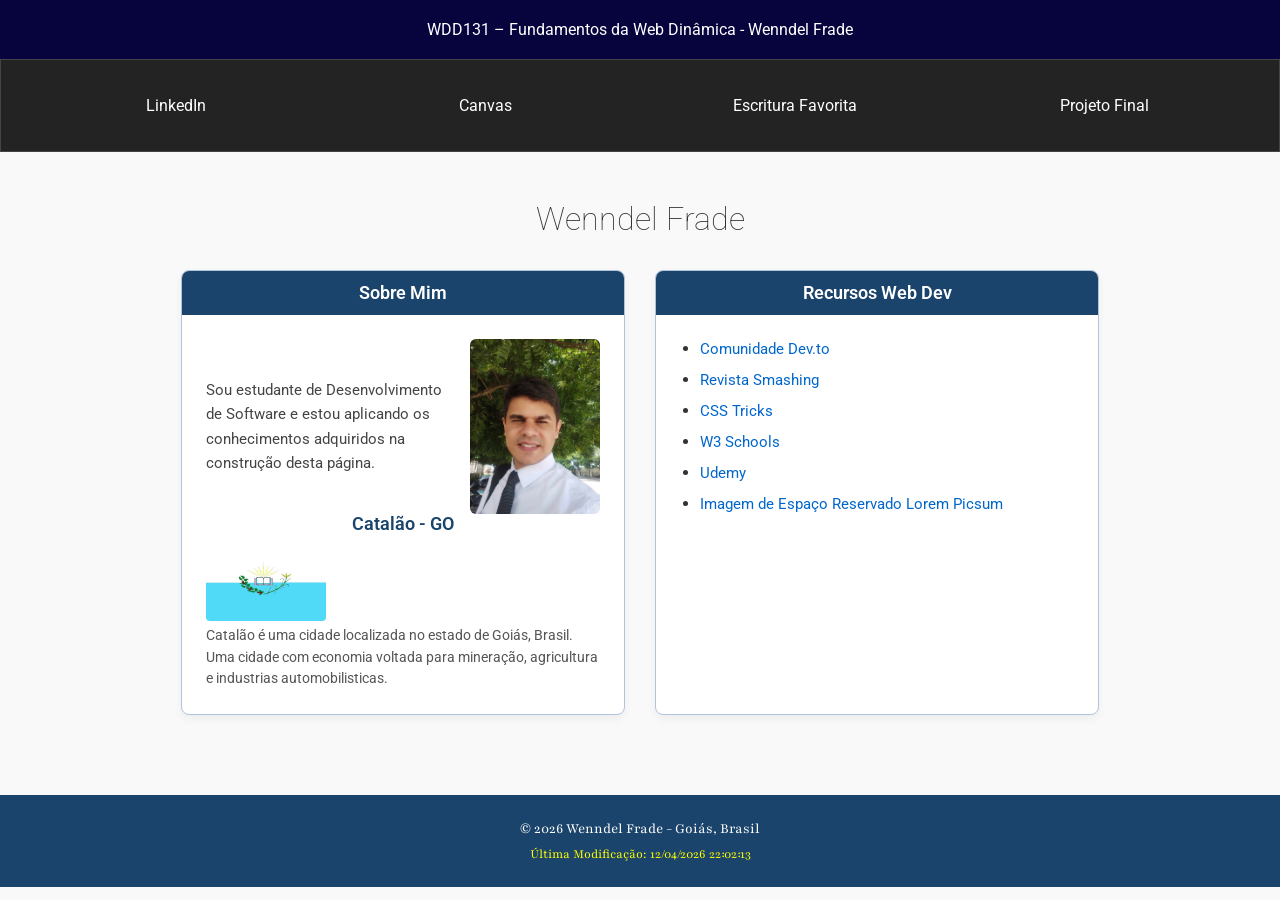
<file: index.html>
<!DOCTYPE html>
<html lang="en">
<head>
    <meta charset="UTF-8">
    <meta name="viewport" content="width=device-width, initial-scale=1.0">
    <title>WDD 131 - Fundamentos da Web Dinâmica - Wenndel Frade</title>
    <meta name="description" content="Wenndel Frade - Estudante da BYU Pathway - Desenvolvimento de Software">
    <meta name="author" content="Wenndel Frade">
    <link rel="preconnect" href="https://fonts.googleapis.com">
    <link rel="preconnect" href="https://fonts.gstatic.com" crossorigin>
    <link href="https://fonts.googleapis.com/css2?family=Playfair:ital,opsz,wght@0,5..1200,300..900;1,5..1200,300..900&family=Roboto:ital,wght@0,100..900;1,100..900&display=swap" rel="stylesheet">
    <link rel="stylesheet" href="estilos/base.css">
    <script src="scripts/obterdatas.js" defer></script>

</head>
<body>
    <header>
        <span id="titulo-curso">WDD131 – Fundamentos da Web Dinâmica - Wenndel Frade</span>
        <nav>
            <ul>
            <li><a href="https://linkedin.com.br" target="_blank">LinkedIn</a></li>
            <li><a href="https://byupw.instructure.com/" target="_blank">Canvas</a></li>
            <li><a href="https://www.churchofjesuschrist.org/study/scriptures/bofm/1-ne/3?lang=por&id=p7#p7" target="_blank">Escritura Favorita</a></li>
            <li><a href="#" target="_blank">Projeto Final</a></li>
            </ul>
        </nav>
    </header>
    <main>
    <h1>Wenndel Frade</h1>
        <div class="cards-container">
            <section class="card"> 
                <div class="card-header">
                    <h2>Sobre Mim</h2>
                </div>
                <div class="card-content">
                    <div class="about-container">
                        <p>Sou estudante de Desenvolvimento de Software e estou aplicando os conhecimentos adquiridos na construção desta página.</p>
                        <img src="imagens/perfil.jpg" alt="Foto de perfil de Wenndel Frade">
                    </div>
                <div class="card-catalao">
                    <div>
                        <h3> Catalão - GO</h3>
                        <img src="imagens/bandeira_catalao.jpg" alt="Bandeira de Catalão - GO">
                        <p>Catalão é uma cidade localizada no estado de Goiás, Brasil. Uma cidade com economia voltada para mineração, agricultura e industrias automobilisticas.</p>
                        
                    </div>
                </div>
                </div>
            </section>

            <section class="card">
                <div class="card-header">
                    <h2>Recursos Web Dev</h2>
                </div>
                <div class="card-content">
                    <ul>
                        <li><a href="https://dev.to" target="_blank">Comunidade Dev.to</a></li>
                        <li><a href="https://www.smashingmagazine.com" target="_blank">Revista Smashing</a></li>
                        <li><a href="https://css-tricks.com" target="_blank">CSS Tricks</a></li>
                        <li><a href="https://www.w3schools.com" target="_blank">W3 Schools</a></li>
                        <li><a href="https://www.udemy.com" target="_blank">Udemy</a></li>
                        <li><a href="https://picsum.photos" target="_blank">Imagem de Espaço Reservado Lorem Picsum</a></li>
                        </ul>
                    </div>
                </section>
            </div>
    </main>
    <footer>
    <p>&copy; <span id="anoatual"></span> Wenndel Frade - Goiás, Brasil</p>
    <p id="ultimaModificacao"></p>
    </footer>
</body>
</html>
</file>
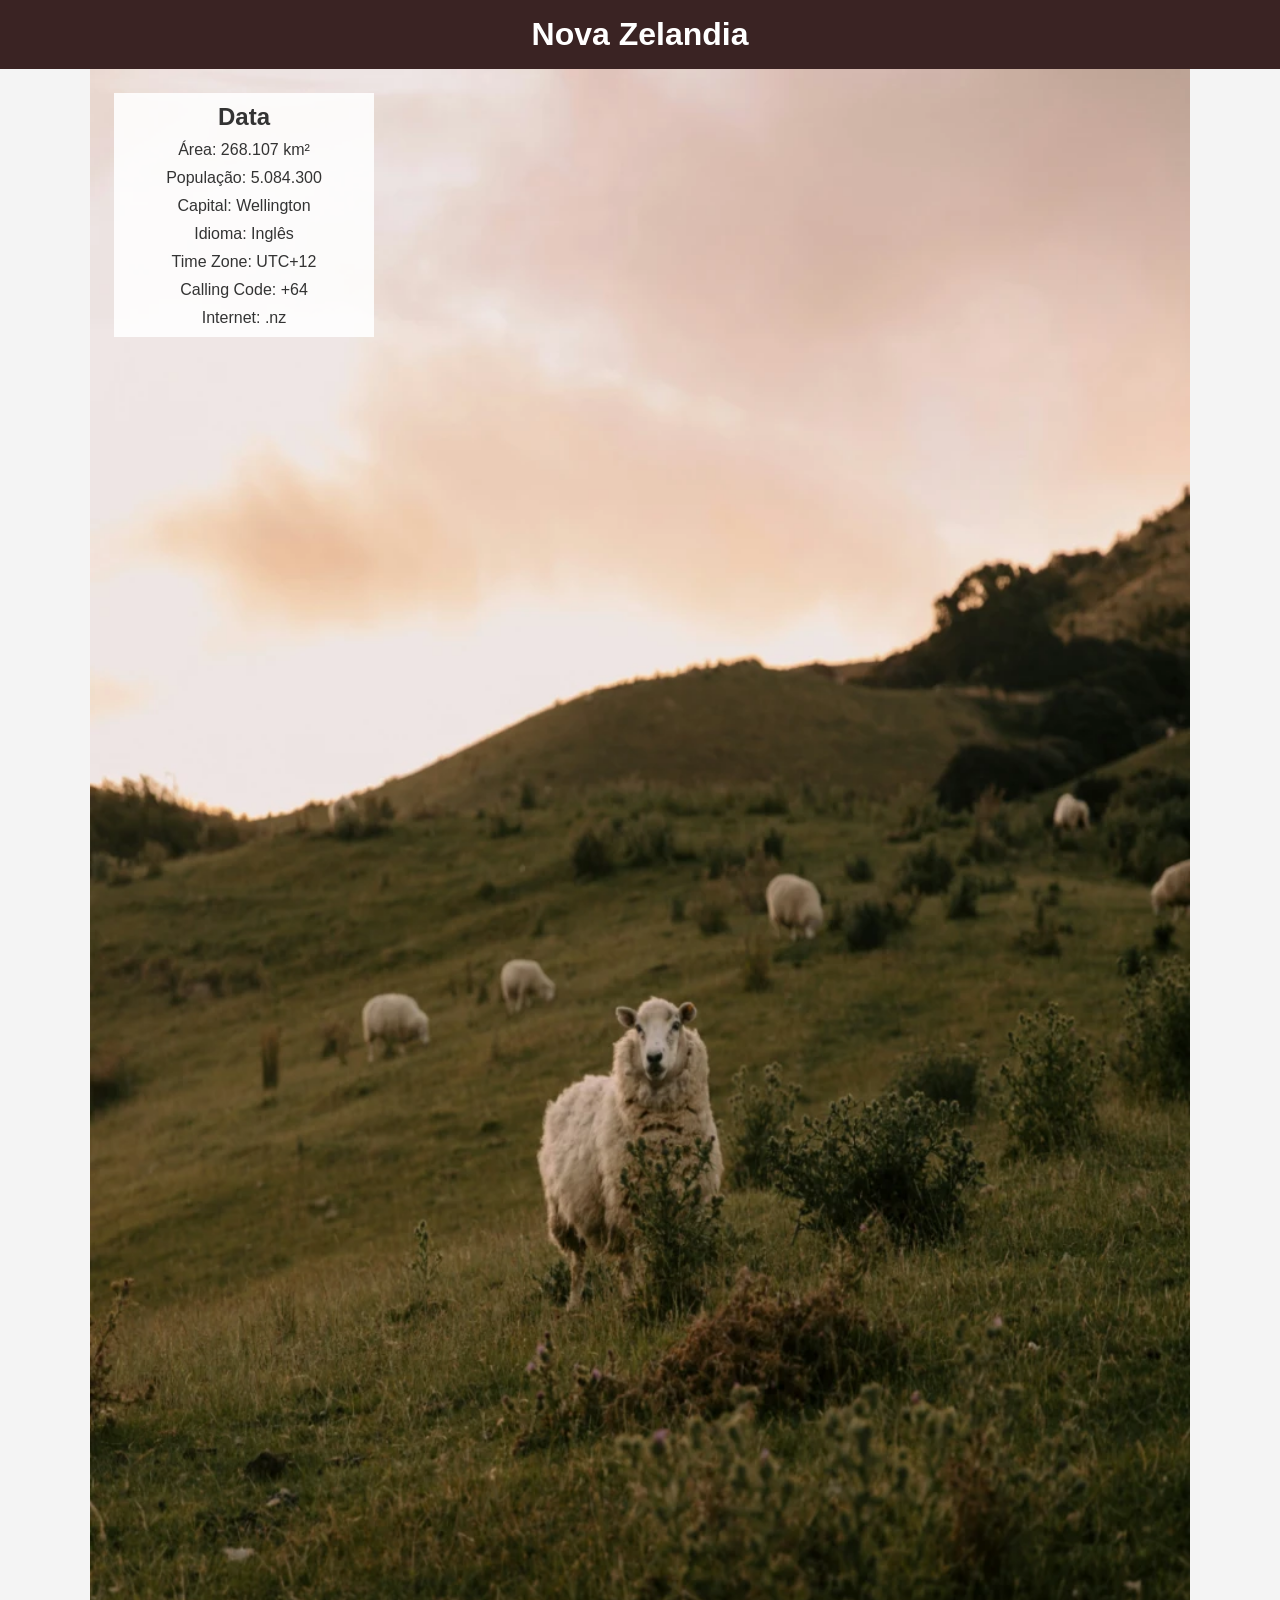
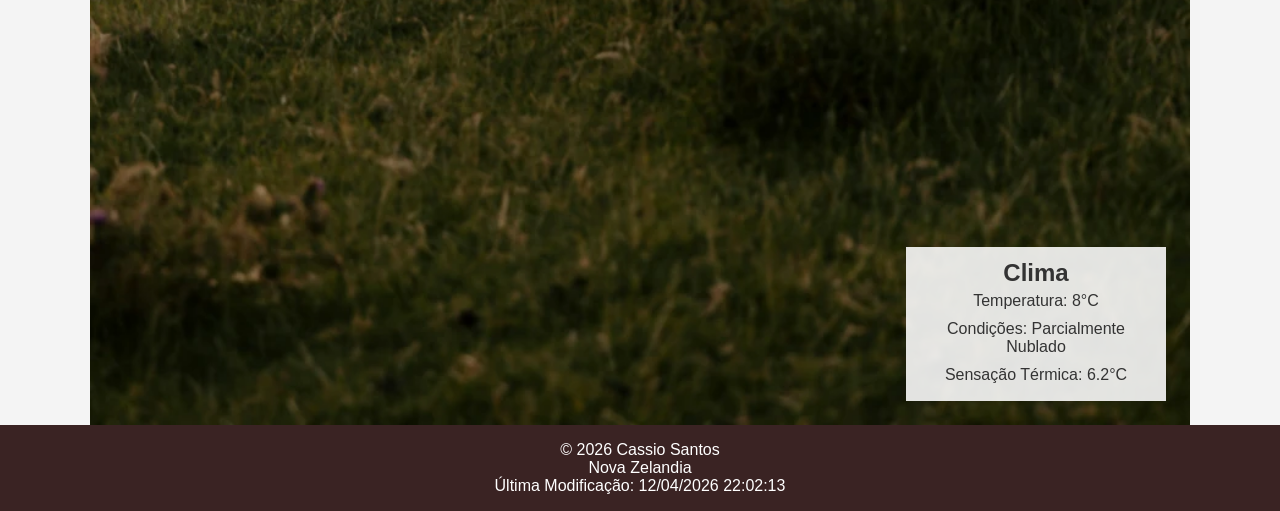
<file: local.html>
<!DOCTYPE html>
<html lang="en">
<head>
    <meta charset='utf-8'>
    <meta name='viewport' content='width=device-width, initial-scale=1'>
    <meta name='description' content='Imagem de uma região em Nova Zelandia em regiões montanhosas'>
    <meta name="author" content="Cassio Santos">
    <title>Nova Zelandia</title>
    <link rel='stylesheet' href='estilos/local.css'>
    <script src="scripts/local.js" defer></script>
</head>


<body>

    <header>
        <h1>Nova Zelandia</h1>

    </header>    
    <main>
    <div class="principal">
    <picture>
      <source srcset="imagens/imagem-grande.webp" media="(min-width: 1500px)">
      <source srcset="imagens/imagem-media.webp" media="(min-width: 1000px)">
      <img src="imagens/imagem-pequena.webp" alt="Imagem principal da Nova Zelandia">
    </picture>
    
    <section class="informacoes">
        <h2>Data</h2>
        <ul>
            <li><span>Área</span> 268.107 km²</li>
            <li><span>População</span> 5.084.300</li>
            <li><span>Capital</span> Wellington</li>
            <li><span>Idioma</span> Inglês</li>
            <li><span>Time Zone</span> UTC+12</li>
            <li><span>Calling Code</span> +64</li>
            <li><span>Internet</span> .nz</li>
        </ul>

    </section>  

    <section class="clima">
        <h2>Clima <span class="icone-clima-desktop" aria-hidden="true"></span></h2>
        <img src="imagens/clima.svg" alt="Ícone de clima parcialmente nublado" class="icone-clima-celular">
        <ul>
            <li><span>Temperatura</span> 8°C</li>
            <li><span>Condições</span> Parcialmente Nublado</li>
            <li><span>Sensação Térmica</span> <span id="sensacao-termica"></span></li>
        </ul>
    </section>
    </div>
    </main>
<footer>
    <p>© <span id="anoatual"></span> Cassio Santos</p>
    <p>Nova Zelandia</p>
    <p id="ultimaModificacao"></p>

</footer>
</body>

</html>
</file>
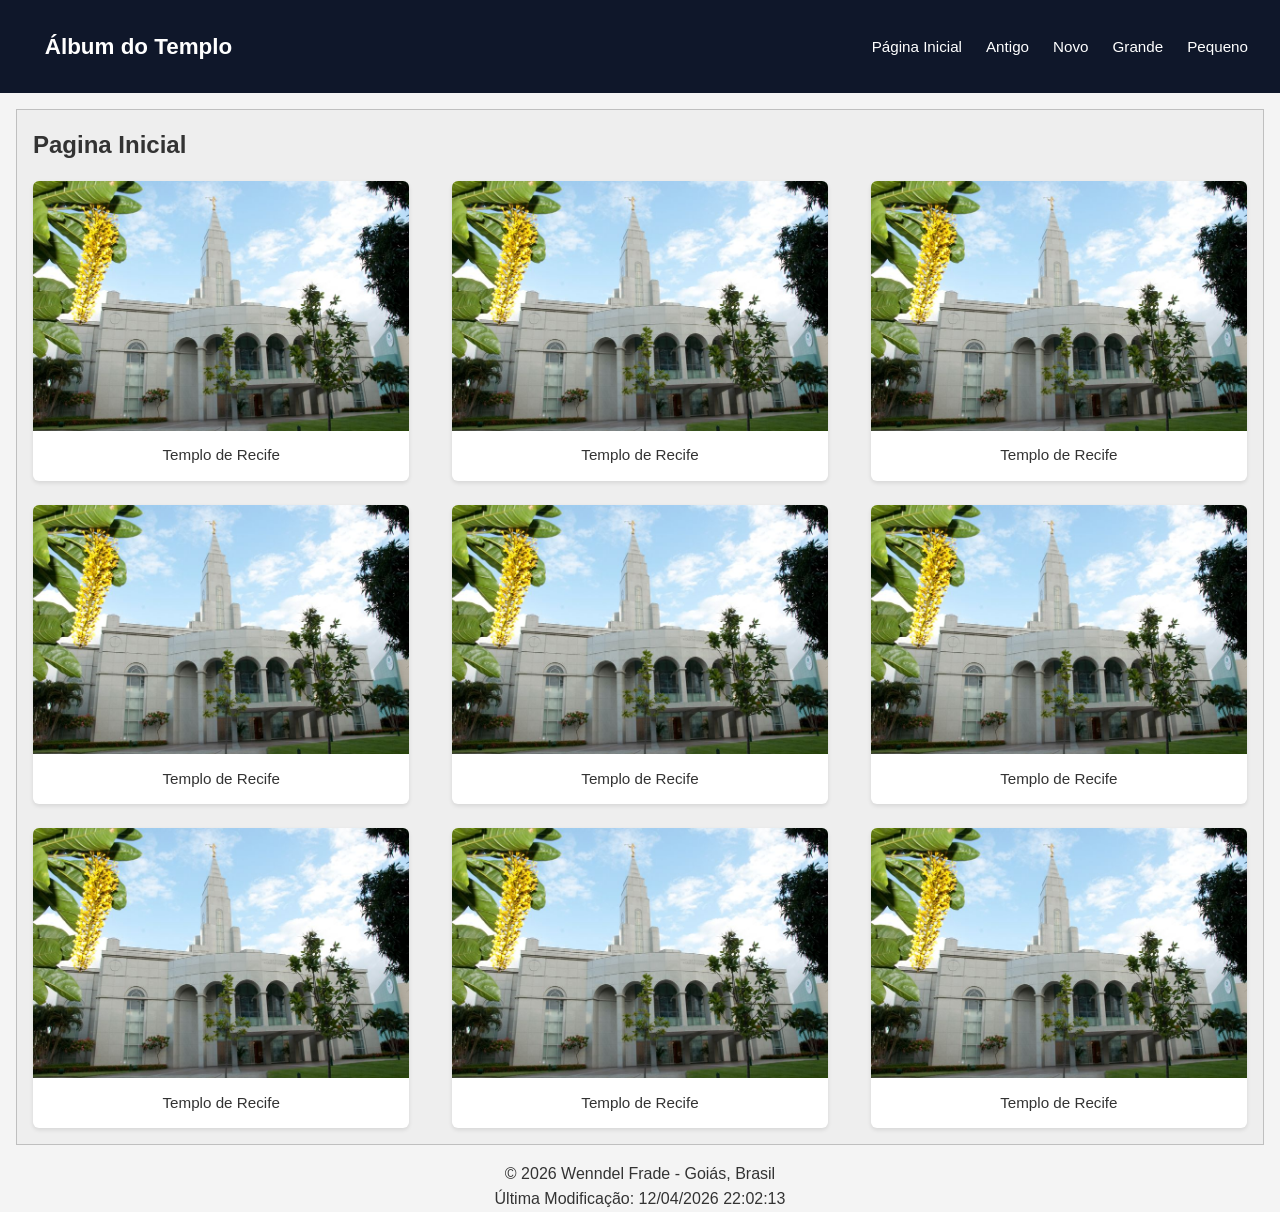
<file: templos.html>
<!DOCTYPE html>
<html lang="en">
<head>
    <meta charset="UTF-8">
    <meta name="viewport" content="width=device-width, initial-scale=1.0">
    <meta name="author" content="Cassio Santos">
    <title>Álbum de Templo no Brasil</title>
    <meta name="description" content="Página com algumas fotos de templos espalhados no Brasil.">
    <link rel="preconnect" href="https://fonts.googleapis.com">
    <link rel="preconnect" href="https://fonts.gstatic.com" crossorigin>
    <link href="https://fonts.googleapis.com/css2?family=Playfair:ital,opsz,wght@0,5..1200,300..900;1,5..1200,300..900&family=Roboto:ital,wght@0,100..900;1,100..900&display=swap" rel="stylesheet">
    <link rel="stylesheet" href="estilos/templos.css">
    <link rel="stylesheet" href="estilos/templos-grandes.css">
    <script src="scripts/templos.js" defer></script>
</head>
<body>
    <header>
        <h1>Álbum do Templo</h1>
        <button id="menu" ></button>
        <nav>
            <ul class="navigation">
            
                <li><a href="index.html">Página Inicial</a></li>
                <li><a href="antigo.html">Antigo</a></li>
                <li><a href="novo.html">Novo</a></li>
                <li><a href="grande.html">Grande</a></li>
                <li><a href="pequeno.html">Pequeno</a></li>
            </ul>
        </nav>
    </header>

    <main>
        <h2>Pagina Inicial</h2>
    
        <div class="gallery">
        <figure>
            <img src="imagens/recife_brazil_temple_lds.jpeg" alt="Templo de Recife, Brasil">
            <figcaption>Templo de Recife</figcaption>
        </figure>

        <figure>
            <img src="imagens/recife_brazil_temple_lds.jpeg" alt="Templo de Recife, Brasil">
            <figcaption>Templo de Recife</figcaption>
        </figure>

        <figure>
            <img src="imagens/recife_brazil_temple_lds.jpeg" alt="Templo de Recife, Brasil">
            <figcaption>Templo de Recife</figcaption>
        </figure>

        <figure>
            <img src="imagens/recife_brazil_temple_lds.jpeg" alt="Templo de Recife, Brasil">
            <figcaption>Templo de Recife</figcaption>
        </figure>

        <figure>
            <img src="imagens/recife_brazil_temple_lds.jpeg" alt="Templo de Recife, Brasil">
            <figcaption>Templo de Recife</figcaption>
        </figure>

        <figure>
            <img src="imagens/recife_brazil_temple_lds.jpeg" alt="Templo de Recife, Brasil">
            <figcaption>Templo de Recife</figcaption>
        </figure>

        <figure>
            <img src="imagens/recife_brazil_temple_lds.jpeg" alt="Templo de Recife, Brasil">
            <figcaption>Templo de Recife</figcaption>
        </figure>

        <figure>
            <img src="imagens/recife_brazil_temple_lds.jpeg" alt="Templo de Recife, Brasil">
            <figcaption>Templo de Recife</figcaption>
        </figure>

        <figure>
            <img src="imagens/recife_brazil_temple_lds.jpeg" alt="Templo de Recife, Brasil">
            <figcaption>Templo de Recife</figcaption>
        </figure>
        </div>
    </main>

    <footer>
        <p>&copy; <span id="anoatual"></span> Wenndel Frade - Goiás, Brasil</p>
        <p id="ultimaModificacao"></p>
    </footer>
</body>
</html>
</file>
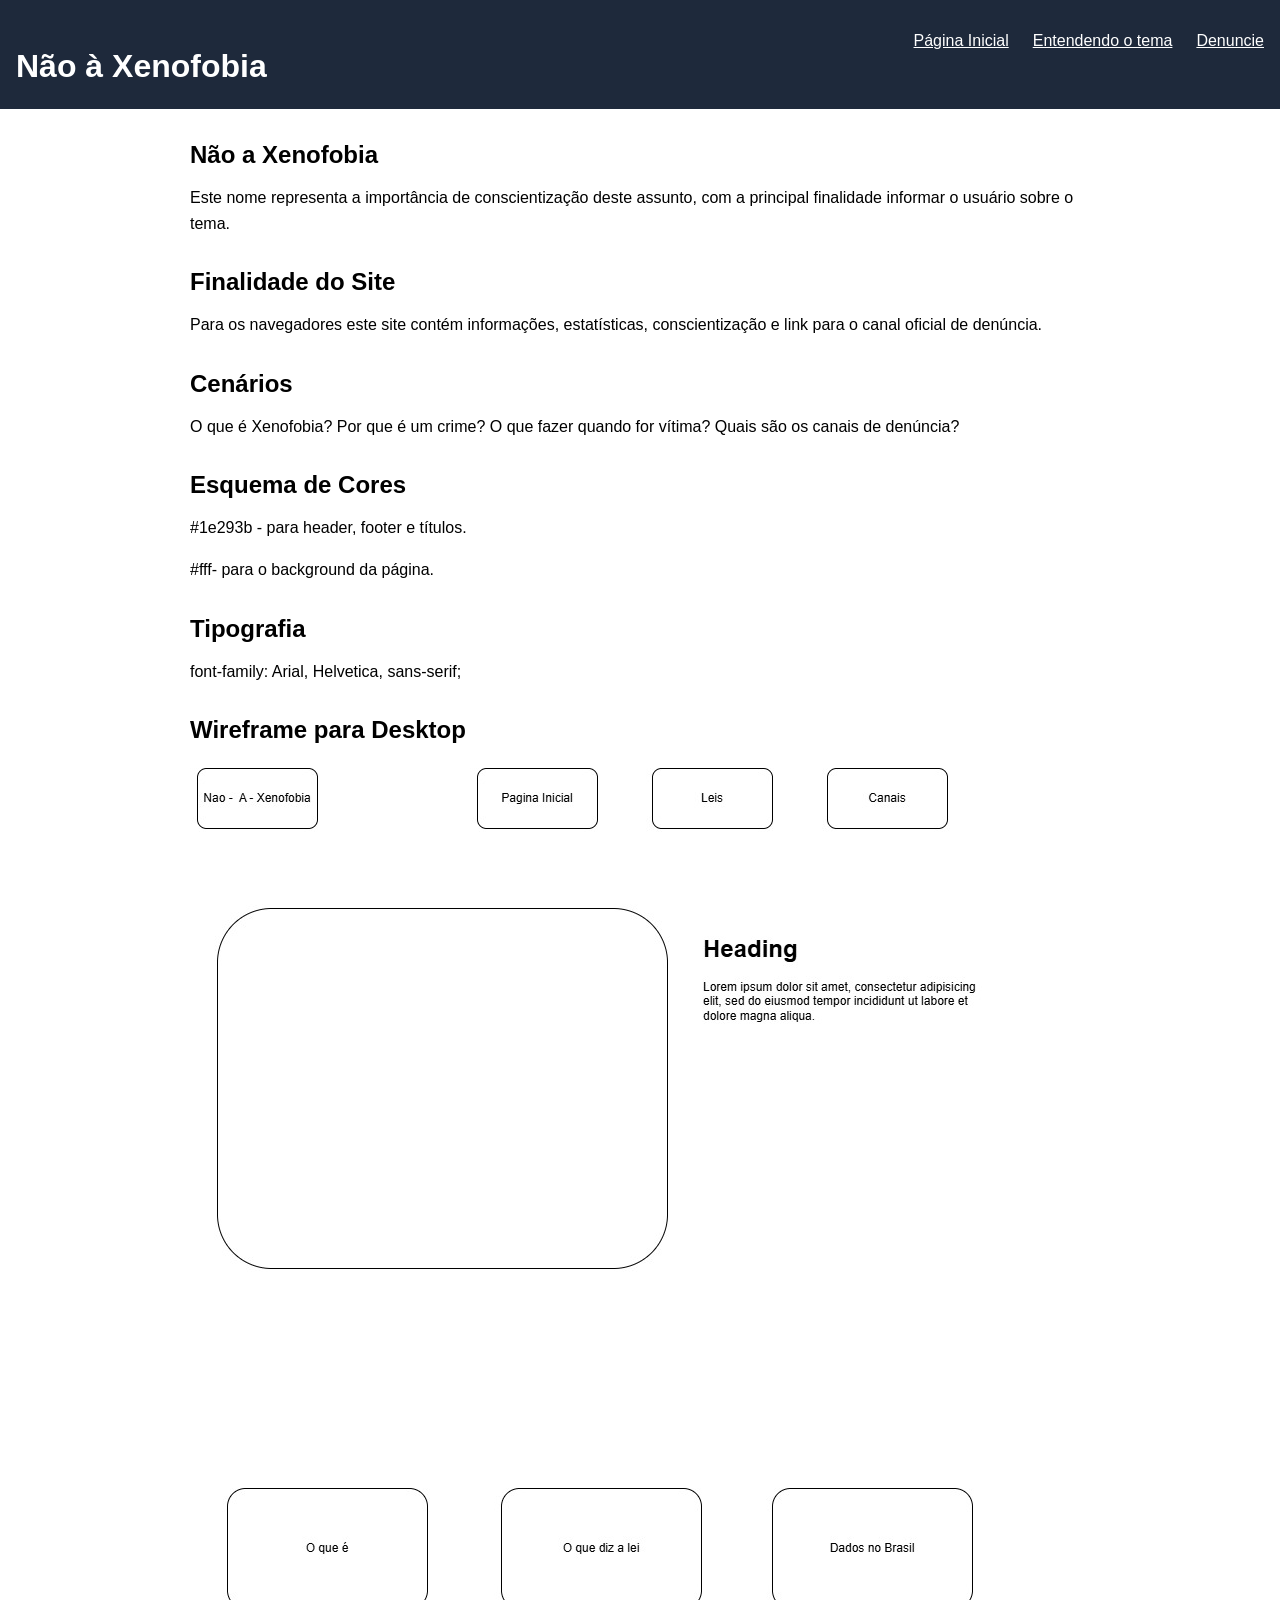
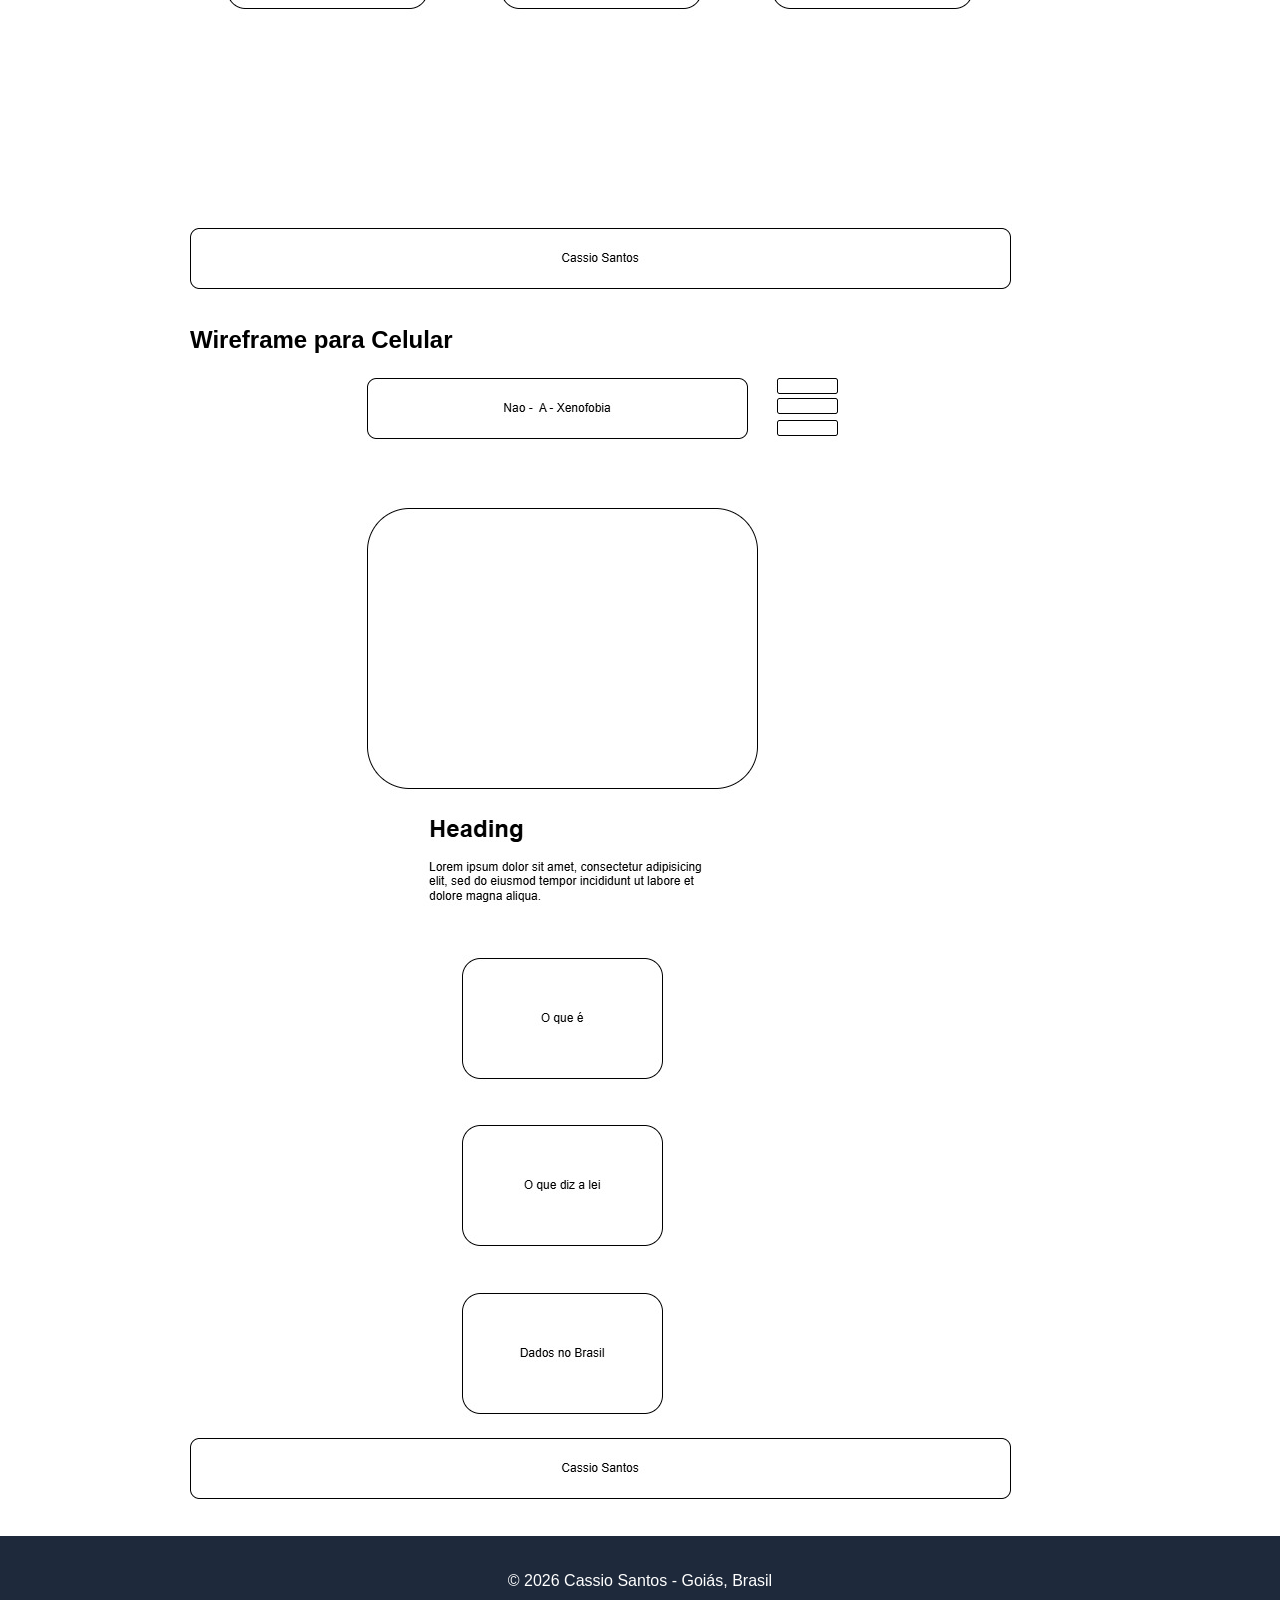
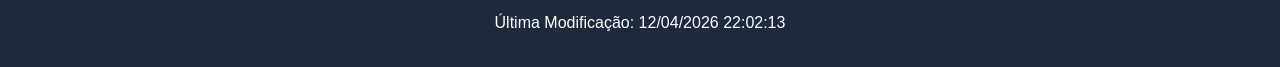
<file: projeto/planejamentodosite.html>
<!DOCTYPE html>
<html lang="pt-BR">
<head>
    <meta charset="UTF-8">
    <meta name="viewport" content="width=device-width, initial-scale=1.0">
    <title>Nao a Xenofobia</title>
    <link rel="stylesheet" href="estilos/planejamentodosite.css">
    <script src="scripts/planejamentodosite.js" defer></script>
</head>
<body>
    <header>
       <h1>Não à Xenofobia</h1>
        
        <nav>
            <ul class="menu">
                
                <li><a href="#">Página Inicial</a></li>
                <li><a href="#">Entendendo o tema</a></li>
                <li><a href="#">Denuncie</a></li>
            </ul>
        </nav>
    </header>
        <main>
            
            <section>
            <h2>Não a Xenofobia</h2>
            <p>Este nome representa a importância de conscientização deste assunto, com a principal finalidade informar o usuário sobre o tema.</p>
            </section>

            <section>
            <h2>Finalidade do Site</h2>
            <p>Para os navegadores este site contém informações, estatísticas, conscientização e link para o canal oficial de denúncia.</p>
            </section>
            
            <section>
            <h2>Cenários</h2>
            <p>O que é Xenofobia? Por que é um crime? O que fazer quando for vítima? Quais são os canais de denúncia?</p>
            </section>

            <section>
            <h2>Esquema de Cores</h2>
            <p>#1e293b - para header, footer e títulos. </p>
            <p>#fff- para o background da página.</p>
            </section>
 
            <section>
                <h2>Tipografia</h2>
                <p>font-family: Arial, Helvetica, sans-serif;</p>

            </section>

            
            <section>
                <h2>Wireframe para Desktop</h2>
                <img src="imagens/pagina-inicial-desktop.jpg" alt="Wireframe para Desktop">

            </section>


            <section>
                <h2>Wireframe para Celular</h2>
                <img src="imagens/pagina-inicial-celular.jpg" alt="Wireframe para celular">

            </section>
        </main>

        <footer>
            <p>&copy; <span id="anoatual"></span> Cassio Santos - Goiás, Brasil</p>
            <p id="ultimaModificacao"></p>
        </footer>
</body>
</html>
</file>
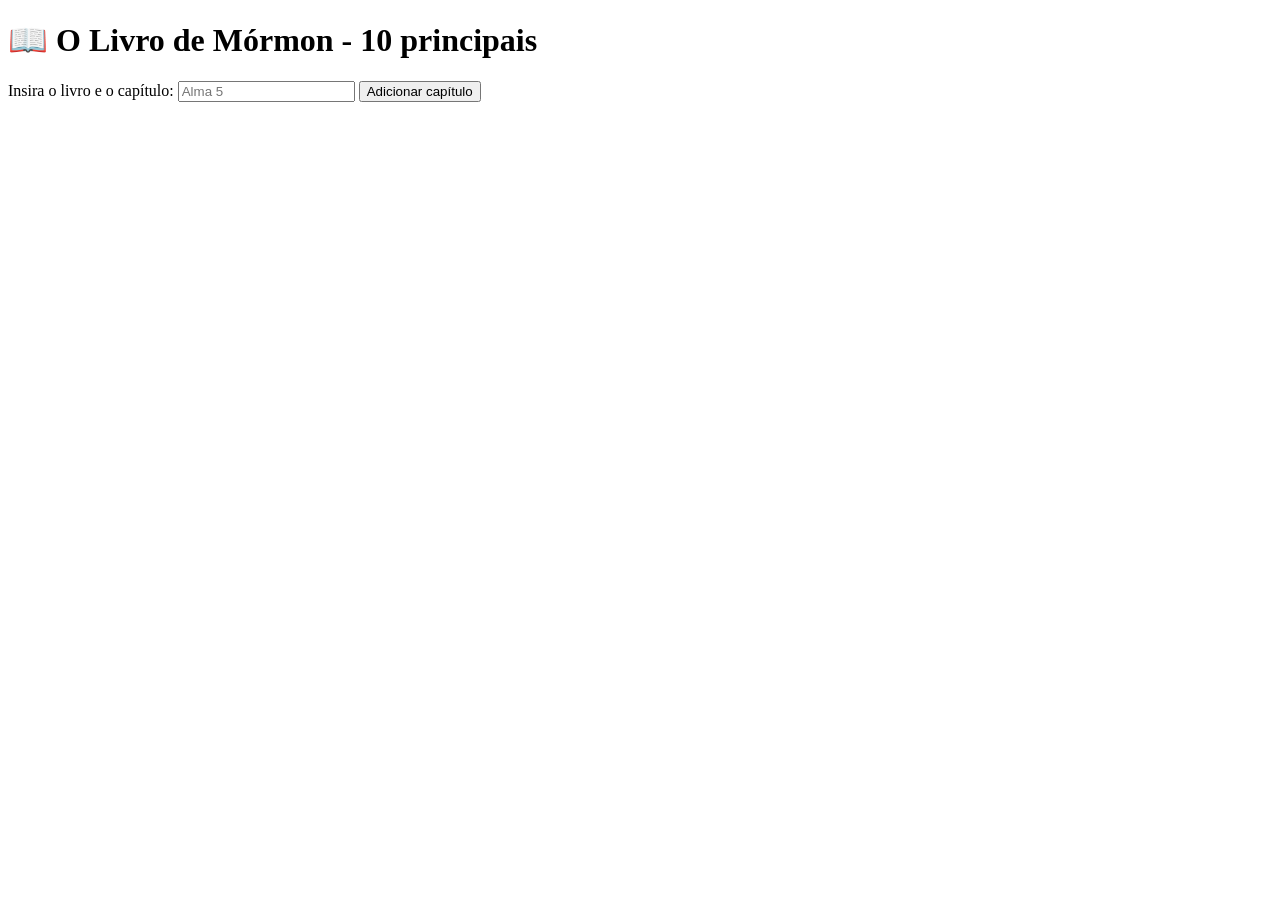
<file: Semana02/bom.html>
<!DOCTYPE html>
<html lang="en">
<head>
    <meta charset="UTF-8">
    <meta name="viewport" content="width=device-width, initial-scale=1.0">
    <title>Livros usados</title>
</head>
<body>
    <h1>📖
	O Livro de Mórmon - 10 principais</h1>
<main>
	<label for="favchap">Insira o livro e o capítulo: </label>
	<input type="text" id="favchap" placeholder="Alma 5">
	<button type="submit">Adicionar capítulo</button>
	<ul id="list"></ul>
</main>
<script src="scripts/livro.js" defer></script>
</body>
</html>
</file>
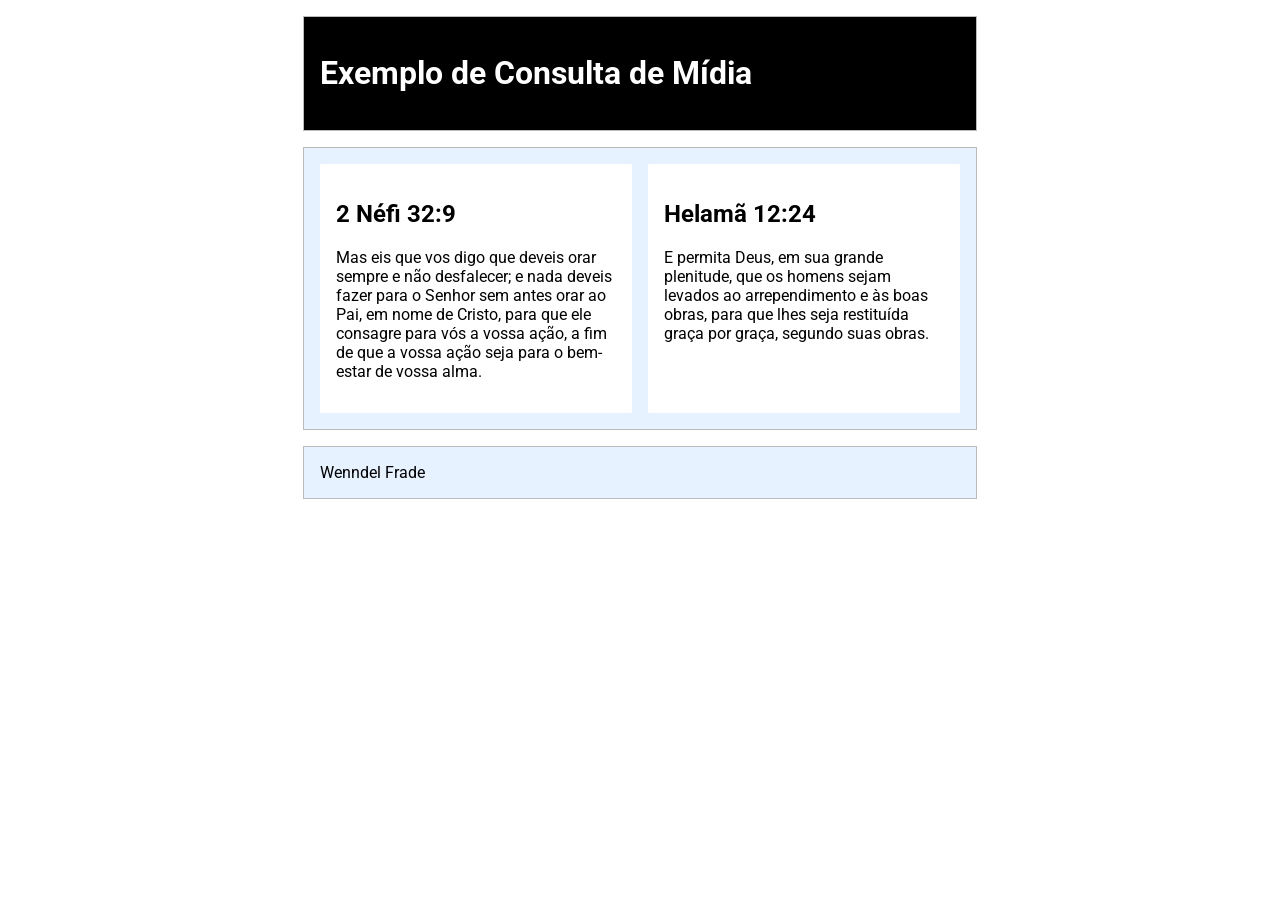
<file: Semana02/consulta_de_midia.html>
<!DOCTYPE html>
<html lang="en">
<head>
    <meta charset="UTF-8">
    <meta name="viewport" content="width=device-width, initial-scale=1.0">
    <title>WDD 131 – Exemplo de Consulta de Mídia</title>
    <meta name="description" content="Página de exemplo da atividade de aprendizagem sobre consulta de mídia.">
    <meta name="author" content="[Digite seu nome completo aqui]">
    <link rel="preconnect" href="https://fonts.googleapis.com">
    <link rel="preconnect" href="https://fonts.gstatic.com" crossorigin>
    <link href="https://fonts.googleapis.com/css2?family=Roboto&display=swap" rel="stylesheet">
    <link rel="stylesheet" href="estilos/consulta_de_midia.css">
    <link rel="stylesheet" href="estilos/consulta_de_midia_grande.css">
</head>
<body>
  <header>
  <h1>Exemplo de Consulta de Mídia</h1>

</header>
<main>
  <section>
    <h2>2 Néfi 32:9</h2>
    <p>Mas eis que vos digo que deveis orar sempre e não desfalecer; e nada deveis fazer para o Senhor sem antes orar ao Pai, em nome de Cristo, para que ele consagre para vós a vossa ação, a fim de que a vossa ação seja para o bem-estar de vossa alma.</p>
  </section>
  <section>
    <h2>Helamã 12:24</h2>
    <p>E permita Deus, em sua grande plenitude, que os homens sejam levados ao arrependimento e às boas obras, para que lhes seja restituída graça por graça, segundo suas obras.</p>
  </section>
</main>
<footer>
  Wenndel Frade
</footer>
</body>
</html>
</file>
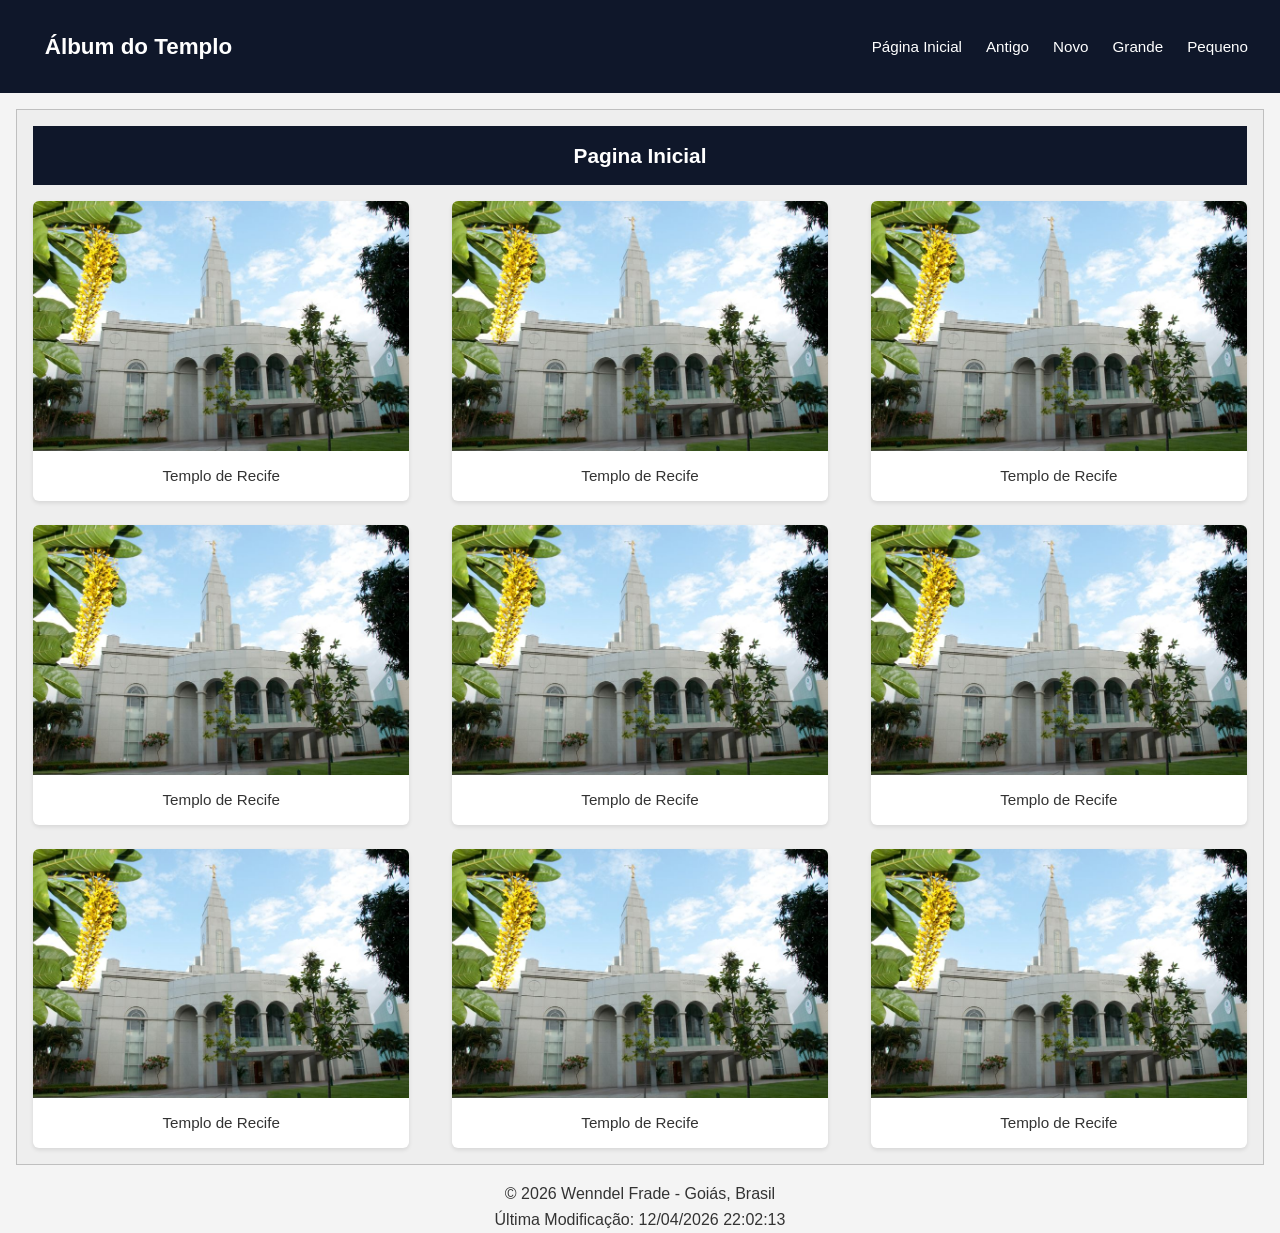
<file: Semana02/templos.html>
<!DOCTYPE html>
<html lang="en">
<head>
    <meta charset="UTF-8">
    <meta name="viewport" content="width=device-width, initial-scale=1.0">
    <title>Templos</title>
    <link rel="preconnect" href="https://fonts.googleapis.com">
    <link rel="preconnect" href="https://fonts.gstatic.com" crossorigin>
    <link href="https://fonts.googleapis.com/css2?family=Playfair:ital,opsz,wght@0,5..1200,300..900;1,5..1200,300..900&family=Roboto:ital,wght@0,100..900;1,100..900&display=swap" rel="stylesheet">
    <link rel="stylesheet" href="estilos/templos.css">
    <link rel="stylesheet" href="estilos/templos-grandes.css">
    <script src="scripts/templos.js" defer></script>
</head>
<body>
    <header>
        <h1>Álbum do Templo</h1>
        <button id="menu" ></button>
        <nav>
            <ul class="navigation">
            
                <li><a href="index.html">Página Inicial</a></li>
                <li><a href="antigo.html">Antigo</a></li>
                <li><a href="novo.html">Novo</a></li>
                <li><a href="grande.html">Grande</a></li>
                <li><a href="pequeno.html">Pequeno</a></li>
            </ul>
        </nav>
    </header>

    <main>
        <h1>Pagina Inicial</h1>
    
        <div class="gallery">
        <figure>
            <img src="imagens/recife_brazil_temple_lds.jpeg" alt="Templo de Recife, Brasil">
            <figcaption>Templo de Recife</figcaption>
        </figure>

        <figure>
            <img src="imagens/recife_brazil_temple_lds.jpeg" alt="Templo de Recife, Brasil">
            <figcaption>Templo de Recife</figcaption>
        </figure>

        <figure>
            <img src="imagens/recife_brazil_temple_lds.jpeg" alt="Templo de Recife, Brasil">
            <figcaption>Templo de Recife</figcaption>
        </figure>

        <figure>
            <img src="imagens/recife_brazil_temple_lds.jpeg" alt="Templo de Recife, Brasil">
            <figcaption>Templo de Recife</figcaption>
        </figure>

        <figure>
            <img src="imagens/recife_brazil_temple_lds.jpeg" alt="Templo de Recife, Brasil">
            <figcaption>Templo de Recife</figcaption>
        </figure>

        <figure>
            <img src="imagens/recife_brazil_temple_lds.jpeg" alt="Templo de Recife, Brasil">
            <figcaption>Templo de Recife</figcaption>
        </figure>

        <figure>
            <img src="imagens/recife_brazil_temple_lds.jpeg" alt="Templo de Recife, Brasil">
            <figcaption>Templo de Recife</figcaption>
        </figure>

        <figure>
            <img src="imagens/recife_brazil_temple_lds.jpeg" alt="Templo de Recife, Brasil">
            <figcaption>Templo de Recife</figcaption>
        </figure>

        <figure>
            <img src="imagens/recife_brazil_temple_lds.jpeg" alt="Templo de Recife, Brasil">
            <figcaption>Templo de Recife</figcaption>
        </figure>
    </div>
    </main>

    <footer>
        <p>&copy; <span id="anoatual"></span> Wenndel Frade - Goiás, Brasil</p>
        <p id="ultimaModificacao"></p>
    </footer>
</body>
</html>
</file>
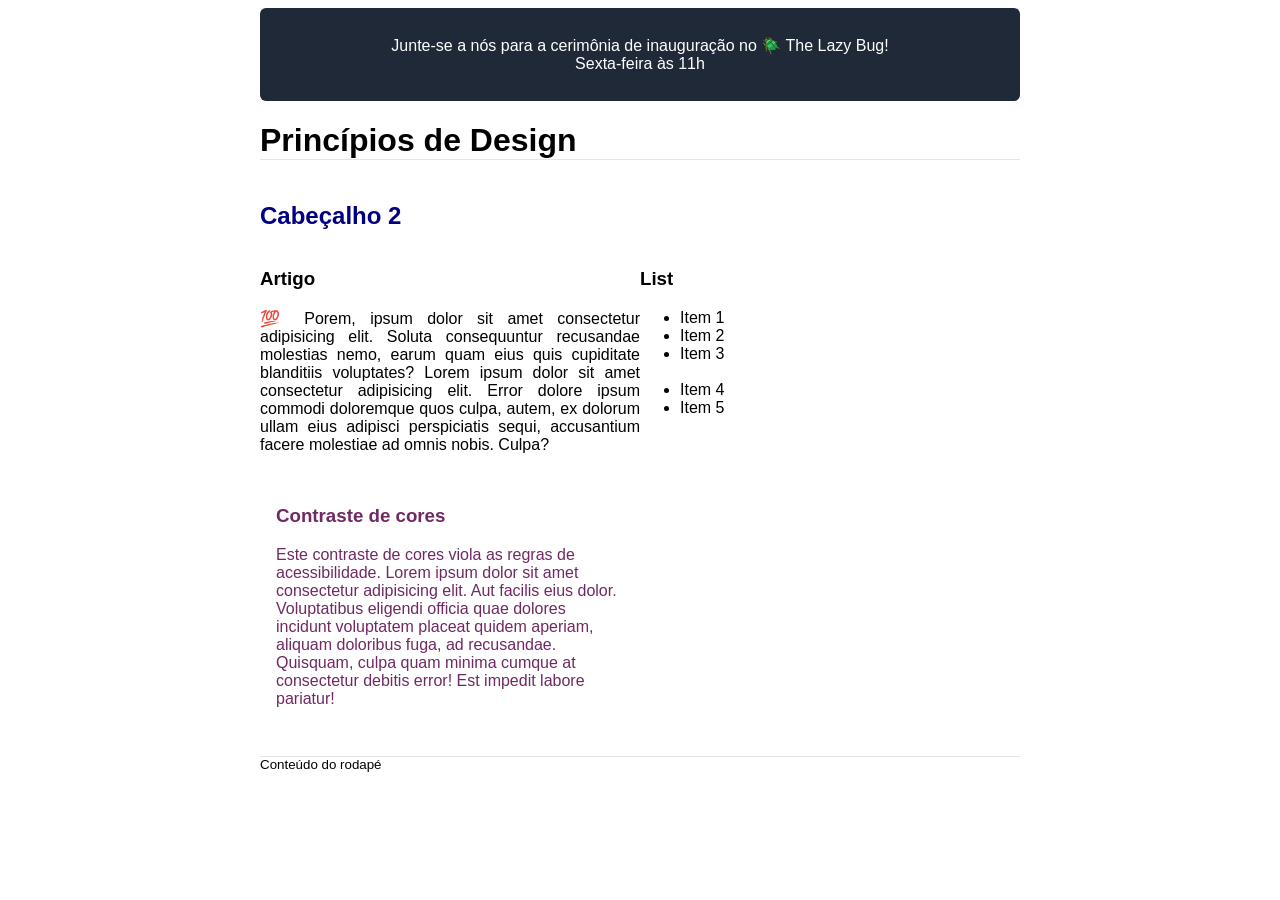
<file: Semana03/design.html>
<!DOCTYPE html>
<html lang="en">
<head>
    <meta charset="UTF-8">
    <meta name="viewport" content="width=device-width, initial-scale=1.0">
    <title>Document</title>
    <link rel="stylesheet" href="estilos/design.css">
</head>
<body>
    <header>
	<div class="banner">
		<p>Junte-se a nós para a cerimônia de inauguração no 🪲 The Lazy Bug!<br>Sexta-feira às 11h</p>
	</div>
	<h1>Princípios de Design</h1>
</header>
<main>
	<h2>Cabeçalho 2</h2>
	<section>
		<h3>Artigo</h3>
		<article>
			<p>💯 Porem, ipsum dolor sit amet consectetur adipisicing elit. Soluta consequuntur recusandae molestias nemo, earum quam eius quis cupiditate blanditiis voluptates? Lorem ipsum dolor sit amet consectetur adipisicing elit. Error dolore ipsum commodi doloremque quos culpa, autem, ex dolorum ullam eius adipisci perspiciatis sequi, accusantium facere molestiae ad omnis nobis. Culpa?</p>
		</article>
	</section>
	<section>
		<h3>List</h3>
		<ul>
			<li>Item 1</li>
			<li>Item 2</li>
			<li>Item 3<br><br></li>
			<li>Item 4</li>
			<li>Item 5</li>
		</ul>
	</section>
	<div class="callout">
		<h3>Contraste de cores</h3>
		<p>Este contraste de cores viola as regras de acessibilidade. Lorem ipsum dolor sit amet consectetur adipisicing elit. Aut facilis eius dolor. Voluptatibus eligendi officia quae dolores incidunt voluptatem placeat quidem aperiam, aliquam doloribus fuga, ad recusandae. Quisquam, culpa quam minima cumque at consectetur debitis error! Est impedit labore pariatur!</p>
	</div>
</main>
<footer>
	Conteúdo do rodapé
</footer>
</body>
</html>
</file>
<file: estilos/base.css>
* {
    margin: 0;
    padding: 0;
    box-sizing: border-box;
}

body {
    font-family: 'Roboto', sans-serif;
    font-weight: 400;
    background-color: #f9f9f9;
    color: #333;
}

h1 {
    font-weight: 100;
    font-size: 2rem;
    text-align: center;
    margin: 2rem auto;
    max-width: 950px;
}

footer {
    font-family: 'Playfair', serif;
    font-weight: 400;
    background-color: #1a446b;
    color: white;
    text-align: center;
    padding: 25px 20px;
    margin-top: 4rem;
    display: flex;
    flex-direction: column;
    align-items: center;
    gap: 8px;
    width: 100%;
}

footer p {
    font-size: 0.95rem;
}

#ultimaModificacao {
    color: #ffff00;
    font-size: 0.85rem;
}

header span {
    display: block;
    text-align: center;
    margin: 0 auto;
    background-color: #06033d;
    color: white;
    padding: 20px;
}

header ul {
    background-color: #242323;
    display: flex;
    align-items: center;
    justify-content: center;
    padding: 20px;
    border: 1px solid #444;
    list-style-type: none;
    color: #fff;
}

header, main {
    margin: 0 auto;
}

main {
    max-width: 950px;
    padding: 1rem;
}

nav ul {
    list-style-type: none;
}

nav a {
    display: block;
    color:#fff;
    text-align: center;
    padding: 1rem;
    text-decoration: none;
}

nav a:hover {
    border: 2px solid #ffff00;
    color: yellow;
}

.active {
    color: yellow;
}

@media (min-width: 640px) {
    nav ul {
        display: flex;
    }
}

nav ul li {
    flex: 1 1 100%;
}

.cards-container {
    display: grid;
    grid-template-columns: repeat(auto-fit, minmax(400px, 1fr));
    gap: 30px;
    align-items: stretch;
}

.card {
    background-color: #ffffff;
    border: 1px solid #b0c4de; 
    border-radius: 8px;
    overflow: hidden;
    box-shadow: 0 4px 8px rgba(0, 0, 0, 0.05);
}

.card-header {
    background-color: #1a446b; 
    color: #ffffff;
    padding: 12px 20px;
    text-align: center;
}

.card-header h2 {
    font-size: 1.1rem;
    font-weight: 600;
}

.card-content {
    padding: 24px;
    display: flex;
    flex-direction: column;
    justify-content: center;
}

/* Alinhamento lado a lado perfeito no cartão "Sobre Mim" */
.about-container {
    display: flex;
    align-items: center;
    gap: 20px;
}

.about-container p {
    flex: 1;
    font-size: 0.95rem;
    line-height: 1.6;
    color: #444;
}

.about-container img {
    width: 100%;
    max-width: 130px;
    height: auto;
    border-radius: 6px;
    object-fit: cover;
    flex-shrink: 0;
}

.card-content ul {
    list-style-type: disc;
    padding-left: 20px;
    display: flex;
    flex-direction: column;
    gap: 12px; 
}

.card-content ul li a {
    color: #0066cc;
    text-decoration: none;
    font-size: 0.95rem;
    transition: color 0.2s ease, text-decoration 0.2s ease;
}

.card-content ul li a:hover {
    color: #004080;
    text-decoration: underline;
}


.card-catalao {
    display: flex;
    align-items: center;
    gap: 15px;          
}

.card-catalao img{
    width: 120px;       
    height: auto;
    border-radius: 4px;
    object-fit: cover;
    flex-shrink: 0;
}

.card-catalao p {
    font-size: 0.9rem;
    color: #555;
    line-height: 1.5;
}

.card-catalao h3 {
    text-align: center;
    font-size: 1.1rem;
    font-weight: 600;
    color: #1a446b;
    margin-bottom: 10px;
}

.location-details p{
    display: flex;
    align-items: center; 
    gap: 15px;     
}
</file>
<file: estilos/local.css>
:root {
    --cor-primaria: #3a2323;
    --cor-fundo: #f4f4f4;
    --cor-texto: #333333;
    --cor-cartao: rgb(255, 255, 255, 0.9);
    --fonte-principal: Arial, Helvetica, sans-serif;
}

*{
    margin: 0;
    padding: 0;
    box-sizing: border-box;
}

body{ 

    font-family: var(--fonte-principal);
    background-color: var(--cor-fundo);
    color: var(--cor-texto);   

}

header{
    background-color: var(--cor-primaria);
    color: #fff;
    display: flex;
    justify-content: center;
    align-items: center;
    padding: 1rem 1rem;
    flex-wrap: wrap;
    text-align: center;
    
}

footer{
    background-color: var(--cor-primaria);
    color: #fff;
    display: flex;
    justify-content: center;
    align-items: center;
    padding: 1rem 1rem;
    flex-wrap: wrap;
    text-align: center;
    flex-direction: column;
}

picture{
    width:100%;
    height: auto;
    display: block;

}

picture img { 
    width: 100%; 
    height: auto; 
    display: block; 
}

.principal {
    max-width: 1100px;
    margin: 0 auto;
    position: relative;
}

ul li{
    list-style: none;
    justify-content: center;
    align-items: center;
    padding: 5px;
}

.informacoes li span:first-of-type::after,
.clima li span:first-of-type::after {
    content: ":";
}

.informacoes h2{
    display: flex;
    justify-content: center;
    align-items: center;
    flex-wrap: wrap;
    padding: 5px;
}

li{
text-align: center;}

.clima{
    padding: 5px;}

.clima h2{
    display: flex;
    justify-content: center;
    align-items: center;
    flex-wrap: wrap;
    
}


.icone-clima-celular {
    display: block;
    width: 64px;
    height: auto;
    margin: 0.5rem auto 1rem;
}

.icone-clima-desktop {
    display: none;
}

@media (min-width: 768px) {
    .icone-clima-celular {
        display: none;
    }

    .icone-clima-desktop {
        display: inline-block;
    }
}


@media (min-width: 768px) {
    .principal {
        position: relative;
    }

    .informacoes,
    .clima {
        position: absolute;
        width: 260px;
        background-color: rgba(255, 255, 255, 0.88);
        padding: 0.75rem;
    }

    .informacoes {
        padding:5px;
        top: 1.5rem;
        left: 1.5rem;
    }

    .clima {
        bottom: 1.5rem;
        right: 1.5rem;
    }

    .icone-clima-celular {
        display: none;
    }

    .icone-clima-desktop {
        display: inline-block;
    }
}
</file>
<file: estilos/templos.css>
* {
    margin: 0;
    padding: 0;
    box-sizing: border-box;
}

body {
    font-family: Arial, Helvetica, sans-serif;
    background-color: #f4f4f4;
    color: #333;
    line-height: 1.6;
}

h1 {
    text-align: center;
    background-color: #0f172a; 
    padding: 0.8rem;
    color: #fff;
    font-size: 1.3rem;
}

p {
    text-align: center;
}

header {
    background-color: #0f172a;
    color: #fff;
    display: flex;
    justify-content: space-between;
    align-items: center;
    padding: 0 1rem;
    flex-wrap: wrap;
}

#menu {
    font-size: 1.5rem;
    border: 0;
    background: none;
    color: #fff;
    cursor: pointer;
    padding: 0.5rem;
}

#menu::before {
    content: "☰";
}

#menu.open::before {
    content: "✖";
}

nav {
    width: 100%;
    margin: 0 auto;
    display: flex;
}


.navigation {
    list-style: none;
}

.navigation li {
    display: none;
    text-align: center;
    background-color: #1e293b; 
    border-bottom: 1px solid rgba(255,255,255,0.1);
}

.navigation li a {
    color: #fff;
    text-decoration: none;
    display: block;
    padding: 0.8rem;
}


.navigation.open li {
    display: block;
}

main {
    display: grid;
    margin: 1rem;
    border: 1px solid rgb(0 0 0 / .2);
    padding: 1rem;
    background-color: #eee;
}


.gallery {
    display: flex;
    flex-wrap: wrap;
    gap: 1rem;
    margin-top: 1rem;
}

figure {
    flex: 1 1 100%; 
    margin: 0;
    background: #fff;
    border-radius: 6px;
    overflow: hidden;
    box-shadow: 0 2px 4px rgba(0,0,0,0.1);
}

figure img {
    width: 100%;
    height: auto;
    display: block;    
}

figcaption {
    padding: 0.8rem;
    text-align: center;
    font-size: 0.95rem;
    color: #333;
}
</file>
<file: estilos/templos-grandes.css>
@media (min-width: 640px) {

    #menu {
        display: none;
    }

   
    header {
        display: flex;
        flex-direction: row;
        justify-content: space-between;
        align-items: center;
        padding: 1rem 2rem;
    }

   
    header h1 {
        font-size: 1.4rem;
        margin: 0;
    }


    header nav {
        width: auto;
        margin: 0;
    }

    
    .navigation {
        display: flex;
        flex-direction: row;
        gap: 1.5rem;
        list-style: none;
    }

    .navigation li {
        display: block;
        background: none;
        border: none;
    }

    .navigation li a {
        font-size: 0.95rem;
        color: #fff;
        text-decoration: none;
        padding: 0.5rem 0;
    }

    .navigation li a:hover {
        text-decoration: underline;
    }

    .gallery {
        display: flex ;
        flex-wrap: wrap ;
        justify-content: space-between;
        gap: 1.5rem;
    }

    figure {
        flex: 1 1 31%;
        max-width: 31%;
    }
}
</file>
<file: projeto/estilos/planejamentodosite.css>
:root {
    --cor-primaria:#1e293b; 
    --cor-fundo: #fff;
    --cor-texto: #000000;
    --cor-cartao: rgba(131, 125, 125, 0.9);
    --fonte-principal: Arial, Helvetica, sans-serif;
}

header{
    background-color: #1e293b; 
    color: #fff;
    padding: 1rem;
    display: flex;
    justify-content: space-between;
}

.menu{
    color: #fff;
    list-style: none;
    display: flex;
    gap: 1.5rem;
    
}

.menu a{
color:#fff}

footer{
    background-color: #1e293b; 
    color: #fff;
    padding: 1rem;
    text-align: center;

}

body{
    font-family: var(--fonte-principal);
    background-color: var(--cor-fundo);
    color: var(--cor-texto);
    margin: 0;
}


main {
    max-width: 900px;
    margin: 2rem auto;
    padding: 0 1.5rem;
}

h1, h2 {
    margin-top: 2rem;
    margin-bottom: 0.5rem; 
}

p {
    margin-bottom: 1rem;
    line-height: 1.6;
}

img {
    margin-top: 1rem;     
    max-width: 100%;      
    height: auto;
}
</file>
<file: Semana02/estilos/consulta_de_midia.css>
@import url('https://fonts.googleapis.com/css2?family=Roboto:wght@400;700&display=swap');
body {
  font-family: 'Roboto', sans-serif;
}

header, main, footer {
  max-width: 640px;
  margin: 1rem auto;
  border: 1px solid #bbb;
  padding: 1rem;
  background-color: #e6f2ff;
}


main {
  display: grid;
  grid-template-columns: 1fr;
  grid-gap: 1rem;
}

section {
  padding: 1rem;
  background-color: #fff;
}
</file>
<file: Semana02/estilos/consulta_de_midia_grande.css>
@media screen and (min-width: 500px){

header {
    background-color: #000000;
    color: #ffffff;
  }

  main {
    display: grid;
    grid-template-columns: 1fr 1fr;
  }
}
</file>
<file: Semana02/estilos/templos.css>
* {
    margin: 0;
    padding: 0;
    box-sizing: border-box;
}

body {
    font-family: Arial, Helvetica, sans-serif;
    background-color: #f4f4f4;
    color: #333;
    line-height: 1.6;
}

h1 {
    text-align: center;
    background-color: #0f172a; 
    padding: 0.8rem;
    color: #fff;
    font-size: 1.3rem;
}

p {
    text-align: center;
}

header {
    background-color: #0f172a; 
    display: flex;
    justify-content: space-between;
    align-items: center;
    padding: 0 1rem;
    flex-wrap: wrap;
}

#menu {
    font-size: 1.5rem;
    border: 0;
    background: none;
    color: #fff;
    cursor: pointer;
    padding: 0.5rem;
}

#menu::before {
    content: "☰";
}

#menu.open::before {
    content: "✖";
}

nav {
    width: 100%;
    margin: 0 auto;
}


.navigation {
    list-style: none;
}

.navigation li {
    display: none;
    text-align: center;
    background-color: #1e293b; 
    border-bottom: 1px solid rgba(255,255,255,0.1);
}

.navigation li a {
    color: #fff;
    text-decoration: none;
    display: block;
    padding: 0.8rem;
}


.navigation.open li {
    display: block;
}

main {
    margin: 1rem;
    border: 1px solid rgb(0 0 0 / .2);
    padding: 1rem;
    background-color: #eee;
}


.gallery {
    display: flex;
    flex-wrap: wrap;
    gap: 1rem;
    margin-top: 1rem;
}

figure {
    flex: 1 1 100%; 
    margin: 0;
    background: #fff;
    border-radius: 6px;
    overflow: hidden;
    box-shadow: 0 2px 4px rgba(0,0,0,0.1);
}

figure img {
    width: 100%;
    height: auto;
    display: block;    
}

figcaption {
    padding: 0.8rem;
    text-align: center;
    font-size: 0.95rem;
    color: #333;
}
</file>
<file: Semana02/estilos/templos-grandes.css>
@media (min-width: 640px) {

    #menu {
        display: none;
    }

   
    header {
        display: flex;
        flex-direction: row;
        justify-content: space-between;
        align-items: center;
        padding: 1rem 2rem;
    }

   
    header h1 {
        font-size: 1.4rem;
        margin: 0;
    }


    header nav {
        width: auto;
        margin: 0;
    }

    
    .navigation {
        display: flex;
        flex-direction: row;
        gap: 1.5rem;
        list-style: none;
    }

    .navigation li {
        display: block;
        background: none;
        border: none;
    }

    .navigation li a {
        font-size: 0.95rem;
        color: #fff;
        text-decoration: none;
        padding: 0.5rem 0;
    }

    .navigation li a:hover {
        text-decoration: underline;
    }

    .gallery {
        display: flex ;
        flex-wrap: wrap ;
        justify-content: space-between;
        gap: 1.5rem;
    }

    figure {
        flex: 1 1 31%;
        max-width: 31%;
    }
}
</file>
<file: Semana03/estilos/design.css>
body {
	font-family: Roboto, helvetica, sans-serif;
}

header,
main,
footer {
	max-width: 760px;
	margin: 0 auto;
}

marquee {
	padding: 1rem;
	background-color: #eee;
}

h1 {
	border-bottom: 1px solid rgba(0, 0, 0, 0.1);
}

main {
	display: grid;
    grid-template-columns: 1fr 1fr;
}

h2 {
    grid-column: 1 / -1;
	color: navy;
	text-align: left;
}

article p {
	text-align: justify;    
}

.callout {
	color: #702963;
	background-color: #ffffff;
    padding: 1rem;
}

footer {
	margin-top: 1rem;
	border-top: 1px solid rgba(0, 0, 0, 0.1);
	font-size: smaller;
	text-align: left;
}

.banner {
  background-color: #1f2937;
  color: #ffffff;
  padding: 0.75rem 1.25rem;
  border-radius: 6px;
  text-align: center;
}
</file>
